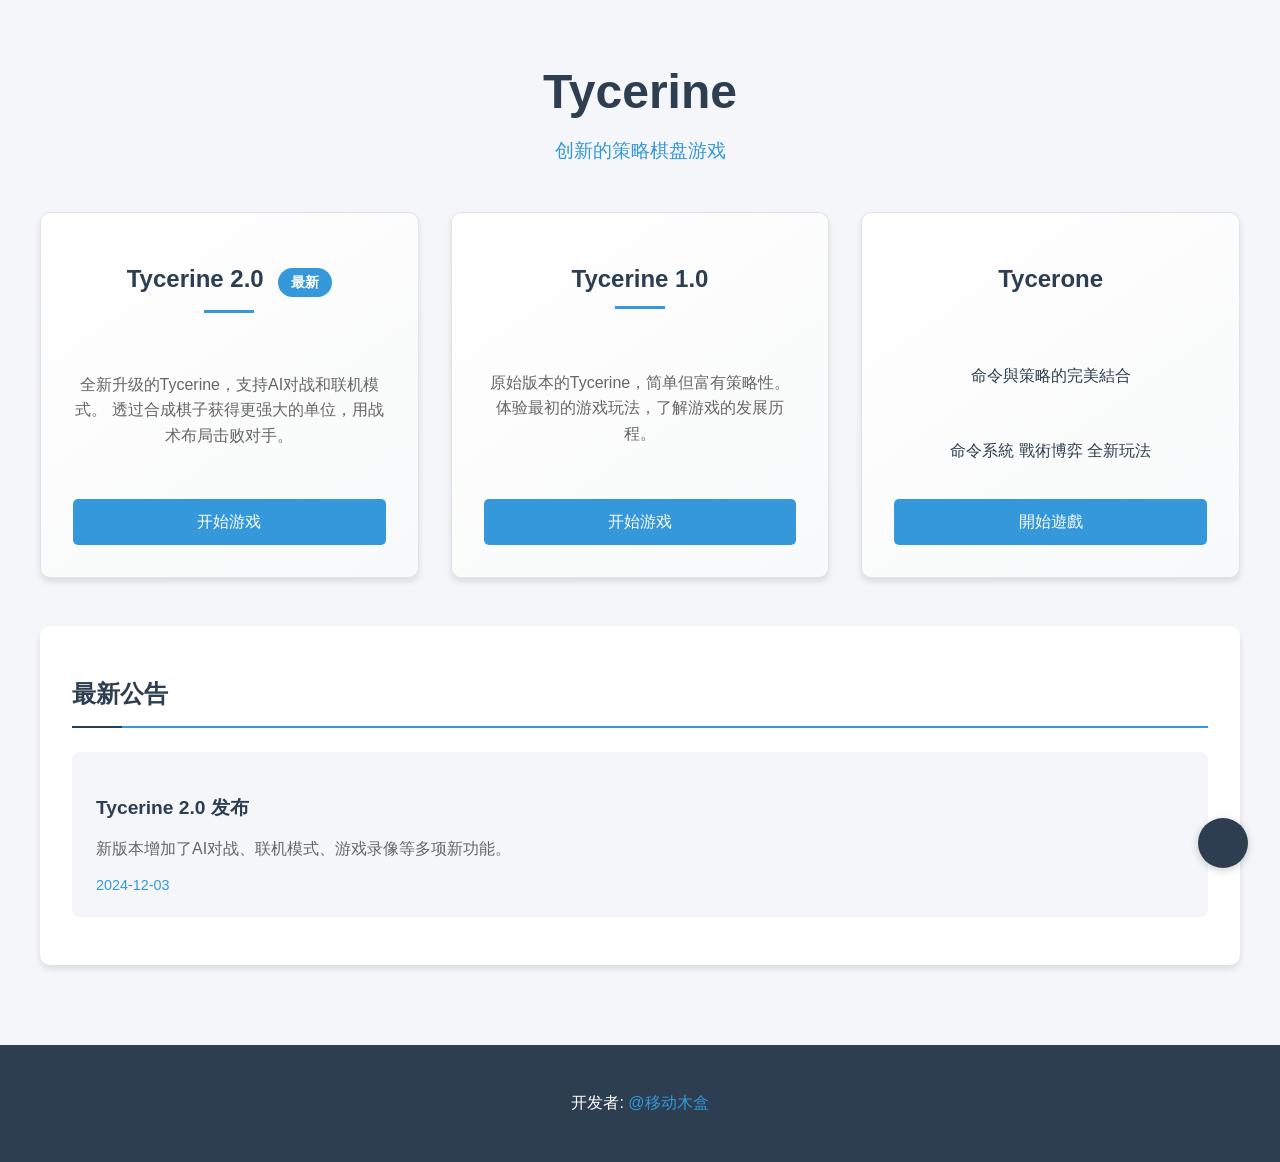
<file: index.html>
<!DOCTYPE html>
<html lang="zh">
<head>
    <meta charset="UTF-8">
    <meta name="viewport" content="width=device-width, initial-scale=1.0">
    <title>Tycerine - 主页</title>
    <style>
        :root {
            --primary-color: #2c3e50;
            --secondary-color: #3498db;
            --background-color: #f5f6fa;
        }

        body {
            margin: 0;
            padding: 0;
            font-family: 'Segoe UI', Tahoma, Geneva, Verdana, sans-serif;
            background-color: var(--background-color);
            color: var(--primary-color);
        }

        .container {
            max-width: 1200px;
            margin: 0 auto;
            padding: 2rem;
        }

        header {
            text-align: center;
            margin-bottom: 3rem;
        }

        h1 {
            font-size: 3rem;
            margin-bottom: 1rem;
            color: var(--primary-color);
        }

        .subtitle {
            font-size: 1.2rem;
            color: var(--secondary-color);
            margin-bottom: 2rem;
        }

        .game-grid {
            display: grid;
            grid-template-columns: repeat(auto-fit, minmax(300px, 1fr));
            gap: 2rem;
            margin-bottom: 3rem;
        }

        .game-card {
            display: flex;
            flex-direction: column;
            justify-content: space-between;
            min-height: 300px;
            padding: 2.5rem;
            background: linear-gradient(145deg, #ffffff 0%, #f8f9fa 100%);
            border: 1px solid rgba(0, 0, 0, 0.1);
            border-radius: 10px;
            padding: 2rem;
            text-align: center;
            box-shadow: 0 4px 6px rgba(0, 0, 0, 0.1);
            transition: transform 0.3s;
        }

        .game-card:hover {
            transform: translateY(-10px);
            box-shadow: 0 8px 16px rgba(0, 0, 0, 0.15);
        }

        .game-title {
            position: relative;
            padding-bottom: 1rem;
            font-size: 1.5rem;
            margin-bottom: 1rem;
            color: var(--primary-color);
        }

        .game-title::after {
            content: '';
            position: absolute;
            bottom: 0;
            left: 50%;
            transform: translateX(-50%);
            width: 50px;
            height: 3px;
            background-color: var(--secondary-color);
        }

        .game-description {
            color: #666;
            margin-bottom: 1.5rem;
            line-height: 1.6;
        }

        .play-button {
            position: relative;
            overflow: hidden;
            z-index: 1;
            display: inline-block;
            padding: 0.8rem 1.5rem;
            background-color: var(--secondary-color);
            color: white;
            text-decoration: none;
            border-radius: 5px;
            transition: background-color 0.3s;
        }

        .play-button::before {
            content: '';
            position: absolute;
            top: 0;
            left: 0;
            width: 100%;
            height: 100%;
            background-color: rgba(255, 255, 255, 0.1);
            transform: translateX(-100%);
            transition: transform 0.3s;
            z-index: -1;
        }

        .play-button:hover::before {
            transform: translateX(0);
        }

        .version-tag {
            display: inline-block;
            padding: 0.3rem 0.8rem;
            background-color: var(--secondary-color);
            color: white;
            border-radius: 15px;
            font-size: 0.9rem;
            margin-left: 0.5rem;
        }

        footer {
            text-align: center;
            padding: 2rem;
            background-color: var(--primary-color);
            color: white;
            margin-top: 3rem;
        }

        footer a {
            color: var(--secondary-color);
            text-decoration: none;
        }

        footer a:hover {
            text-decoration: underline;
        }

        @media (max-width: 768px) {
            .container {
                padding: 1rem;
            }

            h1 {
                font-size: 2rem;
            }

            .game-grid {
                grid-template-columns: 1fr;
                padding: 1rem;
            }

            .game-card {
                min-height: auto;
                padding: 1.5rem;
            }

            .news-section {
                margin: 1rem;
                padding: 1rem;
            }

            .news-card {
                padding: 1rem;
            }
        }

        /* 新闻公告样式 */
        .news-section {
            margin-top: 3rem;
            padding: 2rem;
            background-color: white;
            border-radius: 10px;
            box-shadow: 0 4px 6px rgba(0, 0, 0, 0.1);
        }

        .news-section h2 {
            color: var(--primary-color);
            margin-bottom: 1.5rem;
            padding-bottom: 1rem;
            border-bottom: 2px solid var(--secondary-color);
            position: relative;
        }

        .news-section h2::after {
            content: '';
            position: absolute;
            bottom: -2px;
            left: 0;
            width: 50px;
            height: 2px;
            background-color: var(--primary-color);
        }

        .news-card {
            padding: 1.5rem;
            background-color: var(--background-color);
            border-radius: 8px;
            margin-bottom: 1rem;
            transition: transform 0.3s;
        }

        .news-card:hover {
            transform: translateX(10px);
        }

        .news-card h3 {
            color: var(--primary-color);
            margin-bottom: 0.8rem;
            font-size: 1.2rem;
        }

        .news-card p {
            color: #666;
            margin-bottom: 1rem;
            line-height: 1.5;
        }

        .news-card time {
            display: block;
            color: var(--secondary-color);
            font-size: 0.9rem;
        }

        /* 动画效果 */
        @keyframes fadeIn {
            from {
                opacity: 0;
                transform: translateY(20px);
            }
            to {
                opacity: 1;
                transform: translateY(0);
            }
        }

        .game-card, .news-card {
            animation: fadeIn 0.5s ease-out forwards;
        }

        .game-card:nth-child(2) {
            animation-delay: 0.2s;
        }

        /* 主题切换按钮 */
        .theme-toggle {
            position: fixed;
            bottom: 2rem;
            right: 2rem;
            width: 50px;
            height: 50px;
            border-radius: 50%;
            background-color: var(--primary-color);
            color: white;
            border: none;
            cursor: pointer;
            box-shadow: 0 2px 8px rgba(0, 0, 0, 0.2);
            transition: all 0.3s;
            display: flex;
            align-items: center;
            justify-content: center;
            font-size: 1.2rem;
        }

        .theme-toggle:hover {
            transform: rotate(180deg);
            background-color: var(--secondary-color);
        }
    </style>
</head>
<body>
    <div class="container">
        <header>
            <h1>Tycerine</h1>
            <p class="subtitle">创新的策略棋盘游戏</p>
        </header>

        <div class="game-grid">
            <div class="game-card">
                <h2 class="game-title">Tycerine 2.0 <span class="version-tag">最新</span></h2>
                <p class="game-description">
                    全新升级的Tycerine，支持AI对战和联机模式。
                    透过合成棋子获得更强大的单位，用战术布局击败对手。
                </p>
                <a href="projects/tycerine/index.html" class="play-button">开始游戏</a>
            </div>

            <div class="game-card">
                <h2 class="game-title">Tycerine 1.0</h2>
                <p class="game-description">
                    原始版本的Tycerine，简单但富有策略性。
                    体验最初的游戏玩法，了解游戏的发展历程。
                </p>
                <a href="https://wenxu.dev/tycerine/" class="play-button">开始游戏</a>
            </div>

            <div class="game-card">
                <h2>Tycerone</h2>
                <p>命令與策略的完美結合</p>
                <div class="feature-tags">
                    <span class="tag">命令系統</span>
                    <span class="tag">戰術博弈</span>
                    <span class="tag">全新玩法</span>
                </div>
                <a href="projects/tycerone/index.html" class="play-button">
                    <i class="fas fa-chess-knight"></i>
                    開始遊戲
                </a>
            </div>
        </div>

        <div class="news-section">
            <h2>最新公告</h2>
            <div class="news-card">
                <h3>Tycerine 2.0 发布</h3>
                <p>新版本增加了AI对战、联机模式、游戏录像等多项新功能。</p>
                <time>2024-12-03</time>
            </div>
        </div>
    </div>

    <footer>
        <p>
            开发者: <a href="https://github.com/Steveng1627" target="_blank">@移动木盒</a> 
        </p>
    </footer>

    <button class="theme-toggle" id="themeToggle">
        <i class="fas fa-moon"></i>
    </button>

    <script>
        // 主题切换功能
        const themeToggle = document.getElementById('themeToggle');
        const root = document.documentElement;
        const icon = themeToggle.querySelector('i');
        
        let isDark = false;
        
        themeToggle.addEventListener('click', () => {
            isDark = !isDark;
            if (isDark) {
                root.style.setProperty('--primary-color', '#1a1a1a');
                root.style.setProperty('--secondary-color', '#3498db');
                root.style.setProperty('--background-color', '#2c3e50');
                root.style.setProperty('--text-color', '#ecf0f1');
                icon.className = 'fas fa-sun';
            } else {
                root.style.setProperty('--primary-color', '#2c3e50');
                root.style.setProperty('--secondary-color', '#3498db');
                root.style.setProperty('--background-color', '#f5f6fa');
                root.style.setProperty('--text-color', '#333');
                icon.className = 'fas fa-moon';
            }
        });
    </script>
</body>
</html>
</file>
